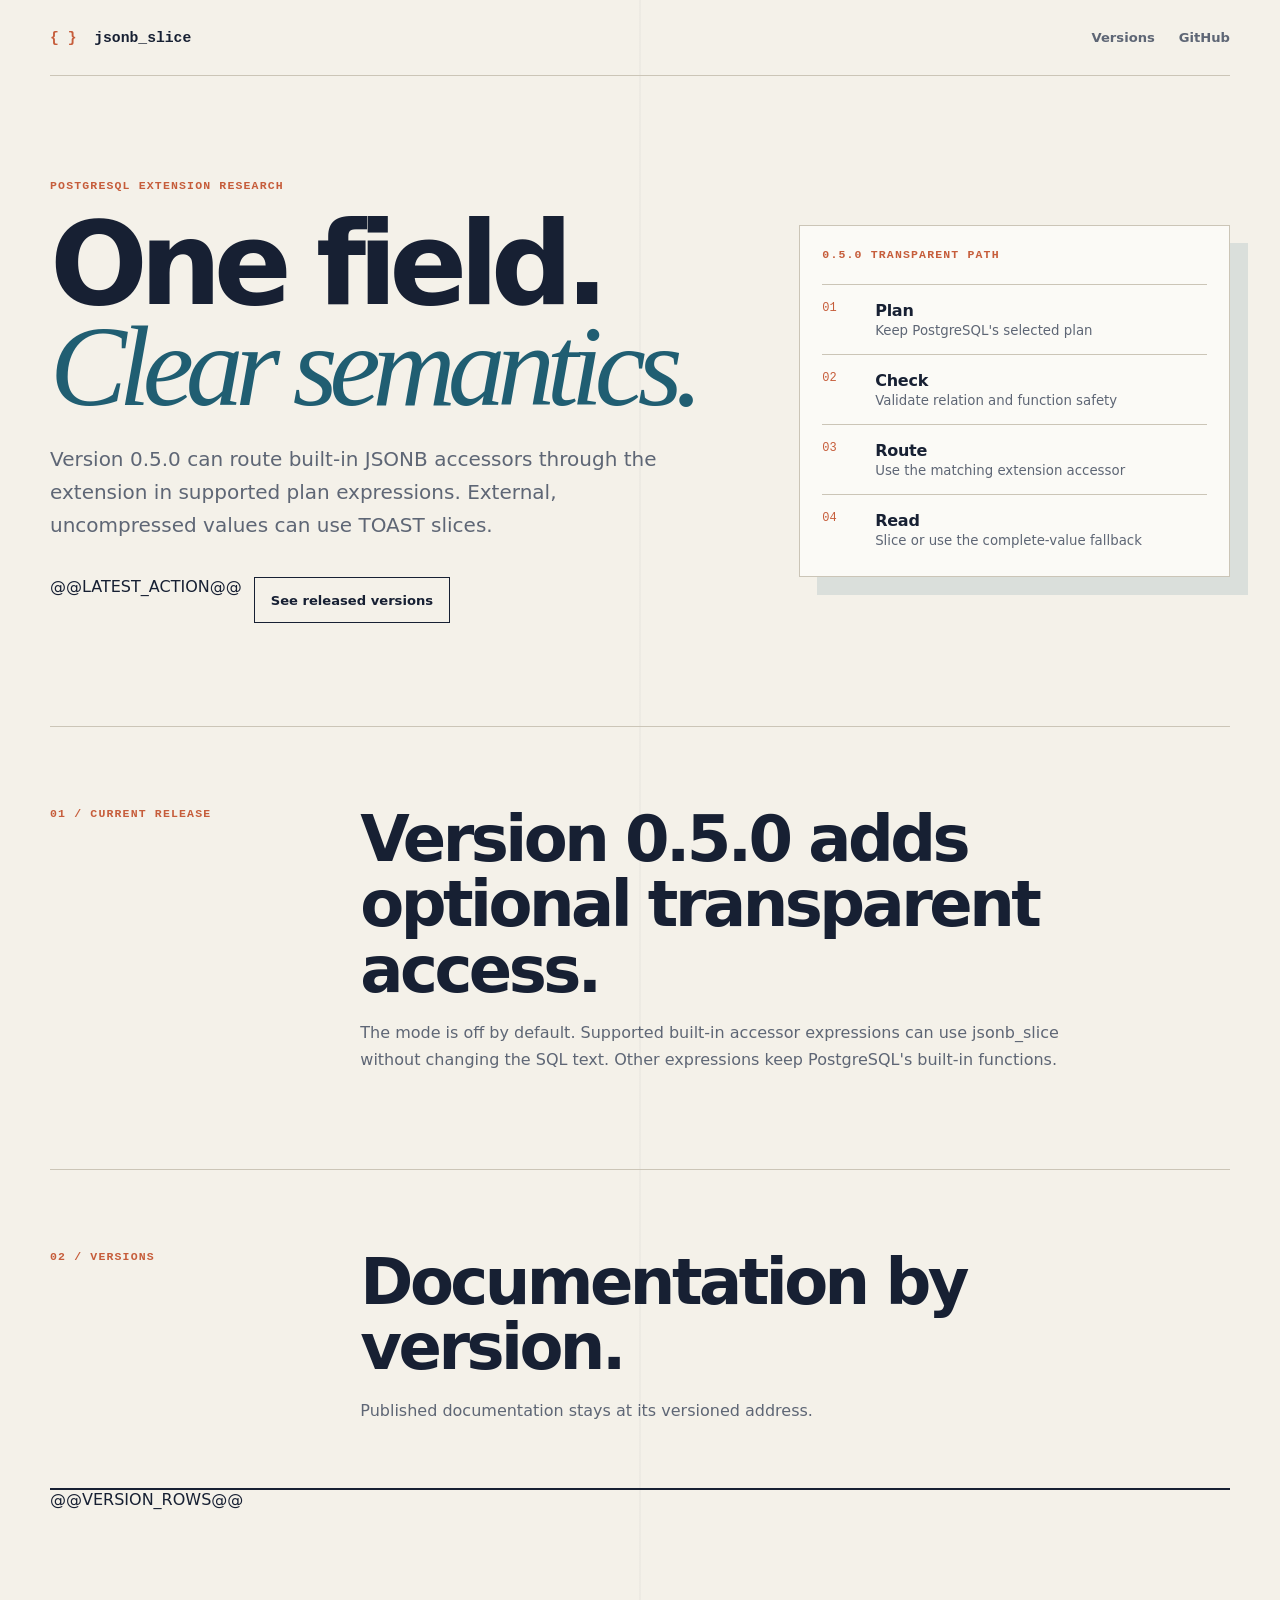
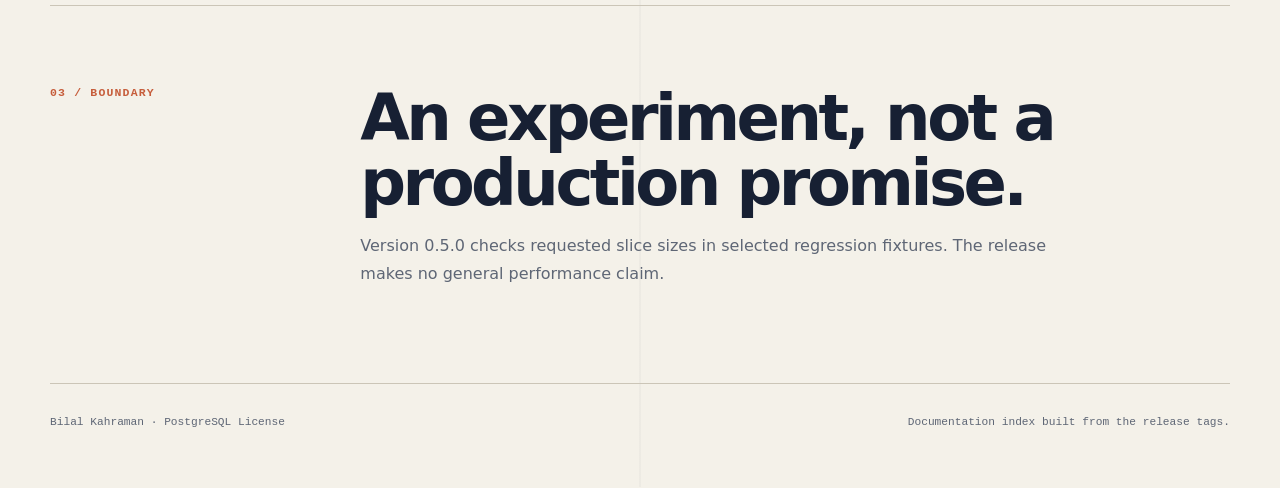
<file: landing/index.html>
<!doctype html>
<html lang="en">
<head>
  <meta charset="utf-8">
  <meta name="viewport" content="width=device-width, initial-scale=1">
  <meta name="description" content="Versioned documentation for the jsonb_slice PostgreSQL extension experiment.">
  <link rel="canonical" href="https://bilalkah.github.io/jsonb_slice/">
  <link rel="stylesheet" href="./styles.css">
  <title>jsonb_slice — PostgreSQL extension experiment</title>
</head>
<body>
  <header class="topbar">
    <a class="wordmark" href="./" aria-label="jsonb_slice documentation home">
      <span aria-hidden="true">{ }</span> jsonb_slice
    </a>
    <nav aria-label="Project links">
      <a href="#versions">Versions</a>
      <a href="https://github.com/bilalkah/jsonb_slice">GitHub</a>
    </nav>
  </header>

  <main>
    <section class="hero">
      <div class="hero-copy">
        <p class="eyebrow">PostgreSQL extension research</p>
        <h1>One field.<br><em>Clear semantics.</em></h1>
        <p class="lede">
          Version 0.5.0 can route built-in JSONB accessors through the
          extension in supported plan expressions. External, uncompressed
          values can use TOAST slices.
        </p>
        <div class="actions">
          @@LATEST_ACTION@@
          <a class="button secondary" href="#versions">See released versions</a>
        </div>
      </div>

      <div class="read-path" aria-label="Read path in version 0.5.0">
        <p class="diagram-label">0.5.0 transparent path</p>
        <ol>
          <li><span>01</span><strong>Plan</strong><small>Keep PostgreSQL's selected plan</small></li>
          <li><span>02</span><strong>Check</strong><small>Validate relation and function safety</small></li>
          <li><span>03</span><strong>Route</strong><small>Use the matching extension accessor</small></li>
          <li><span>04</span><strong>Read</strong><small>Slice or use the complete-value fallback</small></li>
        </ol>
      </div>
    </section>

    <section class="premise" aria-labelledby="premise-title">
      <p class="section-number">01 / Current release</p>
      <div>
        <h2 id="premise-title">Version 0.5.0 adds optional transparent access.</h2>
        <p>
          The mode is off by default. Supported built-in accessor expressions
          can use jsonb_slice without changing the SQL text. Other expressions
          keep PostgreSQL's built-in functions.
        </p>
      </div>
    </section>

    <section class="versions" id="versions" aria-labelledby="versions-title">
      <div class="section-head">
        <p class="section-number">02 / Versions</p>
        <div>
          <h2 id="versions-title">Documentation by version.</h2>
          <p>Published documentation stays at its versioned address.</p>
        </div>
      </div>
      <div class="release-list">
        @@VERSION_ROWS@@
      </div>
    </section>

    <section class="notice" aria-labelledby="notice-title">
      <p class="section-number">03 / Boundary</p>
      <div>
        <h2 id="notice-title">An experiment, not a production promise.</h2>
        <p>
          Version 0.5.0 checks requested slice sizes in selected regression
          fixtures. The release makes no general performance claim.
        </p>
      </div>
    </section>
  </main>

  <footer>
    <p>Bilal Kahraman · PostgreSQL License</p>
    <p>Documentation index built from the release tags.</p>
  </footer>
</body>
</html>
</file>
<file: landing/styles.css>
:root {
  color-scheme: light;
  --ink: #172033;
  --muted: #5e6675;
  --paper: #f4f1e9;
  --panel: #fbfaf6;
  --line: #cbc5b7;
  --blue: #205e72;
  --coral: #c65d3b;
  --code: #e8e3d8;
  font-family: Inter, ui-sans-serif, system-ui, -apple-system, BlinkMacSystemFont,
    "Segoe UI", sans-serif;
  font-synthesis: none;
}

* {
  box-sizing: border-box;
}

html {
  scroll-behavior: smooth;
}

body {
  margin: 0;
  color: var(--ink);
  background:
    linear-gradient(90deg, transparent 49.9%, rgb(23 32 51 / 5%) 50%, transparent 50.1%),
    var(--paper);
}

a {
  color: inherit;
}

.topbar,
main,
footer {
  width: min(1180px, calc(100% - 40px));
  margin-inline: auto;
}

.topbar {
  display: flex;
  align-items: center;
  justify-content: space-between;
  min-height: 76px;
  border-bottom: 1px solid var(--line);
}

.wordmark {
  font-family: ui-monospace, SFMono-Regular, Menlo, monospace;
  font-size: 0.92rem;
  font-weight: 750;
  text-decoration: none;
}

.wordmark span {
  margin-right: 0.55rem;
  color: var(--coral);
}

nav {
  display: flex;
  gap: 1.5rem;
}

nav a {
  color: var(--muted);
  font-size: 0.82rem;
  font-weight: 700;
  text-decoration: none;
}

nav a:hover,
nav a:focus-visible {
  color: var(--coral);
}

.hero {
  display: grid;
  grid-template-columns: minmax(0, 1.2fr) minmax(330px, 0.8fr);
  gap: clamp(3rem, 8vw, 8rem);
  align-items: center;
  min-height: 650px;
  padding: 6rem 0;
}

.eyebrow,
.section-number,
.diagram-label {
  margin: 0 0 1.4rem;
  color: var(--coral);
  font-family: ui-monospace, SFMono-Regular, Menlo, monospace;
  font-size: 0.72rem;
  font-weight: 800;
  letter-spacing: 0.1em;
  text-transform: uppercase;
}

h1,
h2,
p {
  margin-top: 0;
}

h1 {
  max-width: 850px;
  margin-bottom: 1.7rem;
  font-size: clamp(3.8rem, 9vw, 7.7rem);
  line-height: 0.87;
  letter-spacing: -0.07em;
}

h1 em {
  color: var(--blue);
  font-family: Georgia, "Times New Roman", serif;
  font-weight: 500;
}

.lede {
  max-width: 620px;
  color: var(--muted);
  font-size: clamp(1.05rem, 2vw, 1.25rem);
  line-height: 1.65;
}

code {
  padding: 0.12rem 0.35rem;
  border-radius: 3px;
  background: var(--code);
  font-family: ui-monospace, SFMono-Regular, Menlo, monospace;
  font-size: 0.9em;
}

.actions {
  display: flex;
  flex-wrap: wrap;
  gap: 0.75rem;
  margin-top: 2.2rem;
}

.button {
  display: inline-flex;
  min-height: 46px;
  align-items: center;
  justify-content: center;
  padding: 0.7rem 1rem;
  border: 1px solid var(--ink);
  background: var(--ink);
  color: var(--paper);
  font-size: 0.82rem;
  font-weight: 760;
  text-decoration: none;
}

.button:hover,
.button:focus-visible {
  border-color: var(--coral);
  background: var(--coral);
}

.button.secondary {
  background: transparent;
  color: var(--ink);
}

.read-path {
  padding: 1.4rem;
  border: 1px solid var(--line);
  background: var(--panel);
  box-shadow: 18px 18px 0 rgb(32 94 114 / 12%);
}

.read-path ol {
  margin: 0;
  padding: 0;
  list-style: none;
}

.read-path li {
  display: grid;
  grid-template-columns: 2.5rem 1fr;
  gap: 0 0.8rem;
  padding: 1rem 0;
  border-top: 1px solid var(--line);
}

.read-path li:last-child {
  padding-bottom: 0.35rem;
}

.read-path span {
  grid-row: 1 / 3;
  color: var(--coral);
  font-family: ui-monospace, SFMono-Regular, Menlo, monospace;
  font-size: 0.75rem;
}

.read-path strong {
  letter-spacing: -0.015em;
}

.read-path small {
  margin-top: 0.2rem;
  color: var(--muted);
}

.premise,
.notice,
.section-head {
  display: grid;
  grid-template-columns: minmax(160px, 0.32fr) minmax(0, 1fr);
  gap: 2rem;
}

.premise,
.notice {
  padding: 5rem 0;
  border-top: 1px solid var(--line);
}

h2 {
  max-width: 760px;
  margin-bottom: 1rem;
  font-size: clamp(2rem, 5vw, 4.1rem);
  line-height: 1.02;
  letter-spacing: -0.055em;
}

.premise div > p,
.notice div > p,
.section-head div > p {
  max-width: 720px;
  color: var(--muted);
  line-height: 1.7;
}

.versions {
  padding: 5rem 0 6rem;
  border-top: 1px solid var(--line);
}

.release-list {
  margin-top: 3rem;
  border-top: 2px solid var(--ink);
}

.release-row {
  display: grid;
  grid-template-columns: minmax(140px, 0.25fr) minmax(0, 1fr) auto;
  gap: 1.5rem;
  align-items: start;
  padding: 1.5rem 0;
  border-bottom: 1px solid var(--line);
}

.release-version {
  font-family: ui-monospace, SFMono-Regular, Menlo, monospace;
  font-size: 0.78rem;
  font-weight: 750;
}

.release-copy h3 {
  margin: 0 0 0.4rem;
  font-size: 1.05rem;
}

.release-copy p {
  margin: 0;
  color: var(--muted);
  line-height: 1.55;
}

.release-state,
.release-link {
  display: inline-flex;
  min-width: 6.5rem;
  justify-content: center;
  padding: 0.3rem 0.5rem;
  border: 1px solid var(--line);
  color: var(--muted);
  font-family: ui-monospace, SFMono-Regular, Menlo, monospace;
  font-size: 0.68rem;
  font-weight: 750;
  letter-spacing: 0.04em;
  text-decoration: none;
  text-transform: uppercase;
}

.release-link {
  border-color: var(--blue);
  color: var(--blue);
}

.release-link:hover,
.release-link:focus-visible {
  border-color: var(--coral);
  color: var(--coral);
}

footer {
  display: flex;
  justify-content: space-between;
  gap: 2rem;
  padding: 2rem 0 3rem;
  border-top: 1px solid var(--line);
  color: var(--muted);
  font-family: ui-monospace, SFMono-Regular, Menlo, monospace;
  font-size: 0.7rem;
}

@media (max-width: 800px) {
  body {
    background: var(--paper);
  }

  .hero {
    grid-template-columns: 1fr;
    min-height: auto;
    padding: 4.5rem 0;
  }

  .premise,
  .notice,
  .section-head {
    grid-template-columns: 1fr;
    gap: 0.5rem;
  }

  .release-row {
    grid-template-columns: 1fr;
    gap: 0.65rem;
  }

  .release-state,
  .release-link {
    width: fit-content;
  }
}

@media (max-width: 520px) {
  .topbar,
  main,
  footer {
    width: min(100% - 28px, 1180px);
  }

  .topbar nav {
    gap: 0.8rem;
  }

  .topbar nav a:first-child {
    display: none;
  }

  h1 {
    font-size: clamp(3.3rem, 18vw, 5rem);
  }

  footer {
    flex-direction: column;
    gap: 0.2rem;
  }
}

@media (prefers-color-scheme: dark) {
  :root {
    color-scheme: dark;
    --ink: #ece7dc;
    --muted: #b5afa5;
    --paper: #101720;
    --panel: #18222d;
    --line: #39434d;
    --blue: #6bb5c6;
    --coral: #ef8967;
    --code: #26313c;
  }

  body {
    background:
      linear-gradient(90deg, transparent 49.9%, rgb(236 231 220 / 6%) 50%, transparent 50.1%),
      var(--paper);
  }
}

@media (prefers-reduced-motion: reduce) {
  html {
    scroll-behavior: auto;
  }
}
</file>
